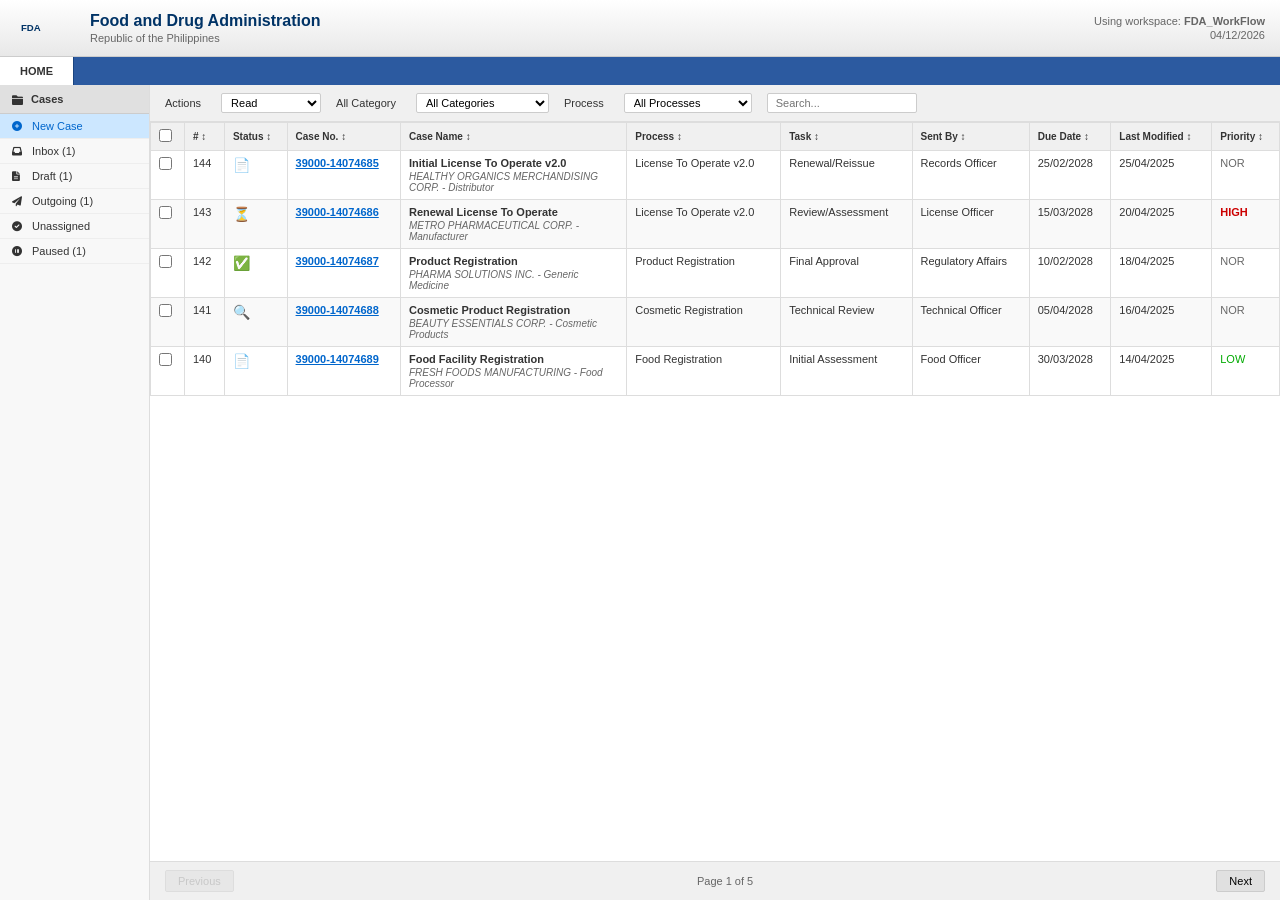
<file: index.html>
<!DOCTYPE html>
<html lang="en">
<head>
    <meta charset="UTF-8">
    <meta name="viewport" content="width=device-width, initial-scale=1.0">
    <title>FDA ePORTAL - System for Food and Drug Administration</title>
    <link rel="stylesheet" href="styles.css">
    <link href="https://cdnjs.cloudflare.com/ajax/libs/font-awesome/6.0.0/css/all.min.css" rel="stylesheet">
</head>
<body>
    <div class="container">
        <!-- Header -->
        <header class="header">
            <div class="header-left">
                <div class="logo-section">
                    <img src="data:image/svg+xml,%3Csvg xmlns='http://www.w3.org/2000/svg' viewBox='0 0 100 50'%3E%3Ctext x='10' y='30' font-family='Arial, sans-serif' font-size='16' font-weight='bold' fill='%23003366'%3EFDA%3C/text%3E%3C/svg%3E" alt="FDA Logo" class="logo">
                    <div class="org-info">
                        <h1>Food and Drug Administration</h1>
                        <p>Republic of the Philippines</p>
                    </div>
                </div>
            </div>
            <div class="header-right">
                <div class="user-info">
                    <span>Using workspace: <strong>FDA_WorkFlow</strong></span>
                    <span class="date">06/06/2023</span>
                </div>
            </div>
        </header>

        <!-- Navigation Tabs -->
        <nav class="nav-tabs">
            <a href="#" class="nav-tab active">HOME</a>
        </nav>

        <!-- Main Content -->
        <div class="main-content">
            <!-- Sidebar -->
            <aside class="sidebar">
                <div class="sidebar-header">
                    <i class="fas fa-folder"></i>
                    <span>Cases</span>
                </div>
                <ul class="sidebar-menu">
                    <li class="menu-item active">
                        <i class="fas fa-plus-circle"></i>
                        <span>New Case</span>
                    </li>
                    <li class="menu-item">
                        <i class="fas fa-inbox"></i>
                        <span>Inbox (1)</span>
                    </li>
                    <li class="menu-item">
                        <i class="fas fa-file-alt"></i>
                        <span>Draft (1)</span>
                    </li>
                    <li class="menu-item">
                        <i class="fas fa-paper-plane"></i>
                        <span>Outgoing (1)</span>
                    </li>
                    <li class="menu-item">
                        <i class="fas fa-check-circle"></i>
                        <span>Unassigned</span>
                    </li>
                    <li class="menu-item">
                        <i class="fas fa-pause-circle"></i>
                        <span>Paused (1)</span>
                    </li>
                </ul>
            </aside>

            <!-- Content Area -->
            <main class="content-area">
                <!-- Toolbar -->
                <div class="toolbar">
                    <div class="toolbar-left">
                        <label for="actions-select">Actions</label>
                        <select id="actions-select" class="form-select">
                            <option>Read</option>
                            <option>Unread</option>
                            <option>Delete</option>
                        </select>
                        
                        <label for="category-select">All Category</label>
                        <select id="category-select" class="form-select">
                            <option>All Categories</option>
                            <option>License Applications</option>
                            <option>Renewal/Reissue</option>
                            <option>Compliance</option>
                        </select>
                        
                        <label for="process-select">Process</label>
                        <select id="process-select" class="form-select">
                            <option>All Processes</option>
                            <option>License To Operate</option>
                            <option>Renewal/Reissue</option>
                        </select>
                        
                        <input type="text" placeholder="Search..." class="search-input">
                    </div>
                </div>

                <!-- Data Table -->
                <div class="table-container">
                    <table class="data-table">
                        <thead>
                            <tr>
                                <th><input type="checkbox" id="select-all"></th>
                                <th>#</th>
                                <th>Status</th>
                                <th>Case No.</th>
                                <th>Case Name</th>
                                <th>Process</th>
                                <th>Task</th>
                                <th>Sent By</th>
                                <th>Due Date</th>
                                <th>Last Modified</th>
                                <th>Priority</th>
                            </tr>
                        </thead>
                        <tbody id="table-body">
                            <tr>
                                <td><input type="checkbox"></td>
                                <td>144</td>
                                <td><span class="status-icon status-new">📄</span></td>
                                <td class="case-number">39000-14074685</td>
                                <td class="case-name">
                                    <div>Initial License To Operate v2.0</div>
                                    <div class="sub-text">HEALTHY ORGANICS MERCHANDISING CORP. - Distributor</div>
                                </td>
                                <td>License To Operate v2.0</td>
                                <td>Renewal/Reissue</td>
                                <td>Records Officer</td>
                                <td>25/02/2028</td>
                                <td>25/04/2025</td>
                                <td class="priority-normal">NOR</td>
                            </tr>
                            <tr>
                                <td><input type="checkbox"></td>
                                <td>143</td>
                                <td><span class="status-icon status-pending">⏳</span></td>
                                <td class="case-number">39000-14074686</td>
                                <td class="case-name">
                                    <div>Renewal License To Operate</div>
                                    <div class="sub-text">METRO PHARMACEUTICAL CORP. - Manufacturer</div>
                                </td>
                                <td>License To Operate v2.0</td>
                                <td>Review/Assessment</td>
                                <td>License Officer</td>
                                <td>15/03/2028</td>
                                <td>20/04/2025</td>
                                <td class="priority-high">HIGH</td>
                            </tr>
                            <tr>
                                <td><input type="checkbox"></td>
                                <td>142</td>
                                <td><span class="status-icon status-approved">✅</span></td>
                                <td class="case-number">39000-14074687</td>
                                <td class="case-name">
                                    <div>Product Registration</div>
                                    <div class="sub-text">PHARMA SOLUTIONS INC. - Generic Medicine</div>
                                </td>
                                <td>Product Registration</td>
                                <td>Final Approval</td>
                                <td>Regulatory Affairs</td>
                                <td>10/02/2028</td>
                                <td>18/04/2025</td>
                                <td class="priority-normal">NOR</td>
                            </tr>
                            <tr>
                                <td><input type="checkbox"></td>
                                <td>141</td>
                                <td><span class="status-icon status-review">🔍</span></td>
                                <td class="case-number">39000-14074688</td>
                                <td class="case-name">
                                    <div>Cosmetic Product Registration</div>
                                    <div class="sub-text">BEAUTY ESSENTIALS CORP. - Cosmetic Products</div>
                                </td>
                                <td>Cosmetic Registration</td>
                                <td>Technical Review</td>
                                <td>Technical Officer</td>
                                <td>05/04/2028</td>
                                <td>16/04/2025</td>
                                <td class="priority-normal">NOR</td>
                            </tr>
                            <tr>
                                <td><input type="checkbox"></td>
                                <td>140</td>
                                <td><span class="status-icon status-new">📄</span></td>
                                <td class="case-number">39000-14074689</td>
                                <td class="case-name">
                                    <div>Food Facility Registration</div>
                                    <div class="sub-text">FRESH FOODS MANUFACTURING - Food Processor</div>
                                </td>
                                <td>Food Registration</td>
                                <td>Initial Assessment</td>
                                <td>Food Officer</td>
                                <td>30/03/2028</td>
                                <td>14/04/2025</td>
                                <td class="priority-low">LOW</td>
                            </tr>
                        </tbody>
                    </table>
                </div>

                <!-- Pagination -->
                <div class="pagination">
                    <button class="btn-pagination" disabled>Previous</button>
                    <span class="page-info">Page 1 of 5</span>
                    <button class="btn-pagination">Next</button>
                </div>
            </main>
        </div>
    </div>

    <script src="script.js"></script>
</body>
</html>
</file>
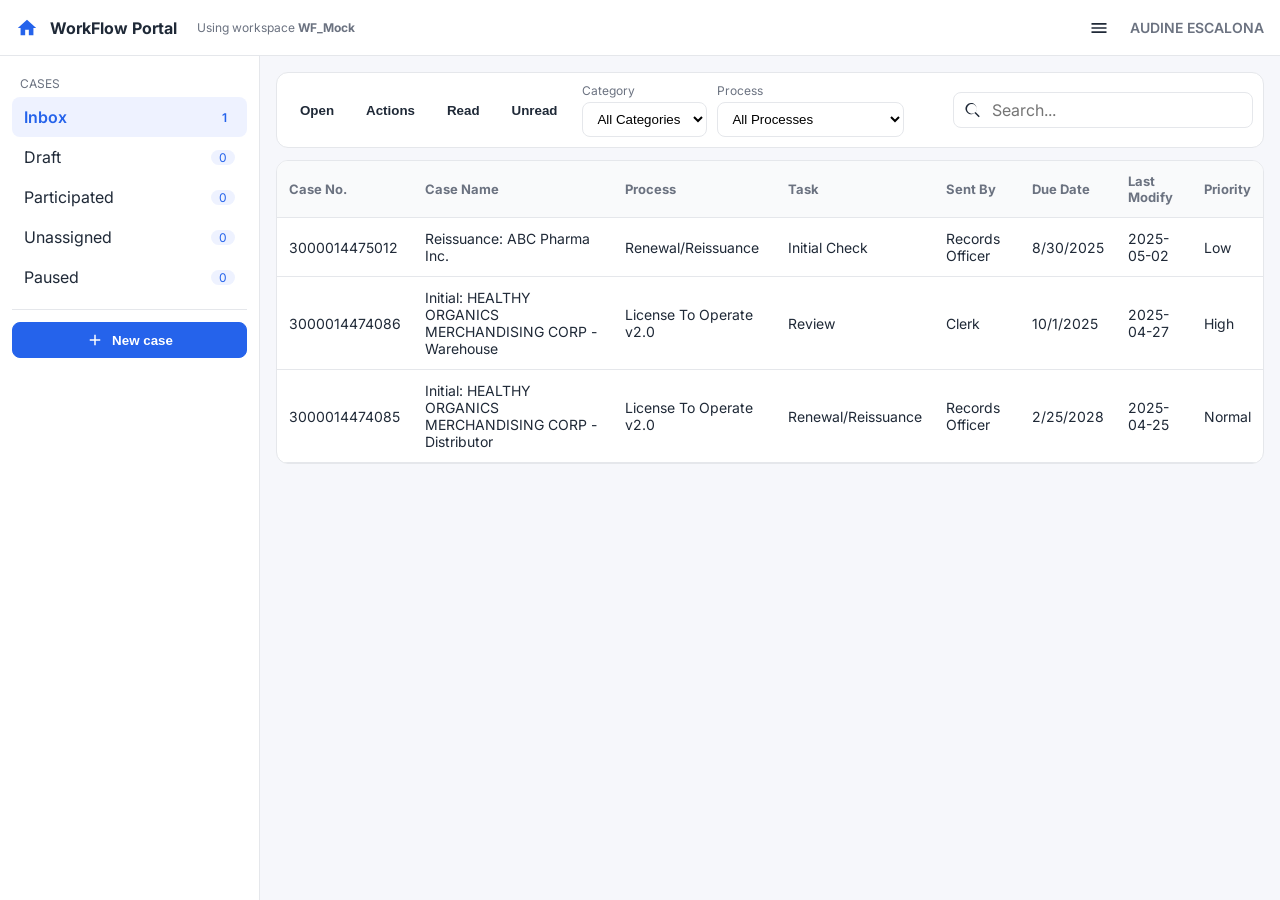
<file: fda-portal-ui/index.html>
<!doctype html>
<html lang="en">
  <head>
    <meta charset="utf-8" />
    <meta name="viewport" content="width=device-width, initial-scale=1" />
    <title>WorkFlow Portal - Mock</title>
    <link rel="preconnect" href="https://fonts.googleapis.com" />
    <link rel="preconnect" href="https://fonts.gstatic.com" crossorigin />
    <link href="https://fonts.googleapis.com/css2?family=Inter:wght@400;500;600;700&display=swap" rel="stylesheet" />
    <link rel="stylesheet" href="./styles.css" />
  </head>
  <body>
    <header class="app-header">
      <div class="brand">
        <svg class="brand-icon" viewBox="0 0 24 24" aria-hidden="true">
          <path d="M10 20v-6h4v6h5v-8h3L12 3 2 12h3v8z" fill="currentColor" />
        </svg>
        <span class="brand-name">WorkFlow Portal</span>
        <span class="workspace">Using workspace <strong>WF_Mock</strong></span>
      </div>
      <div class="header-actions">
        <button id="toggleSidebarBtn" class="btn ghost" aria-label="Toggle navigation">
          <svg width="20" height="20" viewBox="0 0 24 24"><path fill="currentColor" d="M3 6h18v2H3V6m0 5h18v2H3v-2m0 5h18v2H3v-2Z"/></svg>
        </button>
        <div class="user">AUDINE ESCALONA</div>
      </div>
    </header>

    <div class="app-shell">
      <aside id="sidebar" class="sidebar">
        <nav class="nav">
          <div class="nav-section-title">Cases</div>
          <ul class="nav-list">
            <li class="nav-item active" data-filter="inbox">
              <span>Inbox</span>
              <span class="count">1</span>
            </li>
            <li class="nav-item" data-filter="draft"><span>Draft</span><span class="count">0</span></li>
            <li class="nav-item" data-filter="participated"><span>Participated</span><span class="count">0</span></li>
            <li class="nav-item" data-filter="unassigned"><span>Unassigned</span><span class="count">0</span></li>
            <li class="nav-item" data-filter="paused"><span>Paused</span><span class="count">0</span></li>
          </ul>

          <div class="divider"></div>

          <button class="btn primary w-full" id="newCaseBtn">
            <svg width="18" height="18" viewBox="0 0 24 24"><path fill="currentColor" d="M19 13H13v6h-2v-6H5v-2h6V5h2v6h6v2Z"/></svg>
            New case
          </button>
        </nav>
      </aside>

      <main class="main">
        <div class="toolbar">
          <div class="toolbar-left">
            <div class="toolbar-actions">
              <button class="btn ghost">Open</button>
              <button class="btn ghost">Actions</button>
              <button class="btn ghost">Read</button>
              <button class="btn ghost">Unread</button>
            </div>
            <div class="toolbar-filters">
              <label class="field">
                <span class="field-label">Category</span>
                <select id="categorySelect">
                  <option>All Categories</option>
                  <option>License</option>
                  <option>Renewal</option>
                </select>
              </label>
              <label class="field">
                <span class="field-label">Process</span>
                <select id="processSelect">
                  <option>All Processes</option>
                  <option>License To Operate v2.0</option>
                  <option>Renewal/Reissuance</option>
                </select>
              </label>
            </div>
          </div>
          <div class="toolbar-right">
            <label class="search">
              <svg width="18" height="18" viewBox="0 0 24 24"><path fill="currentColor" d="m21 20.3l-5.6-5.6a7.5 7.5 0 1 0-1.4 1.4l5.6 5.6l1.4-1.4M4 10.5A6.5 6.5 0 1 1 10.5 17A6.5 6.5 0 0 1 4 10.5"/></svg>
              <input id="searchInput" type="search" placeholder="Search..." />
            </label>
          </div>
        </div>

        <section class="table-wrap">
          <table id="casesTable" class="cases-table">
            <thead>
              <tr>
                <th role="button" data-sort="caseNo">Case No.</th>
                <th role="button" data-sort="caseName">Case Name</th>
                <th role="button" data-sort="process">Process</th>
                <th role="button" data-sort="task">Task</th>
                <th role="button" data-sort="sentBy">Sent By</th>
                <th role="button" data-sort="dueDate">Due Date</th>
                <th role="button" data-sort="lastModify">Last Modify</th>
                <th role="button" data-sort="priority">Priority</th>
              </tr>
            </thead>
            <tbody>
              <!-- Rows populated by script.js -->
            </tbody>
          </table>
        </section>
      </main>
    </div>

    <template id="rowTemplate">
      <tr>
        <td data-key="caseNo"></td>
        <td data-key="caseName"></td>
        <td data-key="process"></td>
        <td data-key="task"></td>
        <td data-key="sentBy"></td>
        <td data-key="dueDate"></td>
        <td data-key="lastModify"></td>
        <td data-key="priority"></td>
      </tr>
    </template>

    <script src="./script.js" type="module"></script>
  </body>
</html>
</file>
<file: styles.css>
* {
    margin: 0;
    padding: 0;
    box-sizing: border-box;
}

body {
    font-family: Arial, sans-serif;
    font-size: 12px;
    background-color: #f5f5f5;
    color: #333;
}

.container {
    display: flex;
    flex-direction: column;
    height: 100vh;
}

/* Header Styles */
.header {
    background: linear-gradient(to bottom, #ffffff, #e8e8e8);
    border-bottom: 1px solid #ccc;
    padding: 8px 15px;
    display: flex;
    justify-content: space-between;
    align-items: center;
    box-shadow: 0 2px 4px rgba(0,0,0,0.1);
}

.logo-section {
    display: flex;
    align-items: center;
    gap: 15px;
}

.logo {
    width: 60px;
    height: 40px;
}

.org-info h1 {
    color: #003366;
    font-size: 16px;
    font-weight: bold;
    margin-bottom: 2px;
}

.org-info p {
    color: #666;
    font-size: 11px;
}

.user-info {
    display: flex;
    flex-direction: column;
    align-items: flex-end;
    font-size: 11px;
    color: #666;
}

.user-info .date {
    margin-top: 2px;
}

/* Navigation Tabs */
.nav-tabs {
    background-color: #2c5aa0;
    padding: 0;
    display: flex;
}

.nav-tab {
    color: white;
    text-decoration: none;
    padding: 8px 20px;
    font-size: 11px;
    font-weight: bold;
    background-color: #2c5aa0;
    border-right: 1px solid #1a4480;
}

.nav-tab.active {
    background-color: #ffffff;
    color: #333;
}

/* Main Content */
.main-content {
    display: flex;
    flex: 1;
    overflow: hidden;
}

/* Sidebar Styles */
.sidebar {
    width: 150px;
    background-color: #f8f8f8;
    border-right: 1px solid #ddd;
    overflow-y: auto;
}

.sidebar-header {
    background-color: #e0e0e0;
    padding: 8px 12px;
    font-weight: bold;
    font-size: 11px;
    border-bottom: 1px solid #ccc;
    display: flex;
    align-items: center;
    gap: 8px;
}

.sidebar-menu {
    list-style: none;
}

.menu-item {
    padding: 6px 12px;
    border-bottom: 1px solid #eee;
    cursor: pointer;
    display: flex;
    align-items: center;
    gap: 8px;
    font-size: 11px;
    transition: background-color 0.2s;
}

.menu-item:hover {
    background-color: #e8f4fd;
}

.menu-item.active {
    background-color: #cce7ff;
    color: #0066cc;
}

.menu-item i {
    font-size: 10px;
    width: 12px;
}

/* Content Area */
.content-area {
    flex: 1;
    background-color: white;
    display: flex;
    flex-direction: column;
    overflow: hidden;
}

/* Toolbar */
.toolbar {
    background-color: #f0f0f0;
    border-bottom: 1px solid #ddd;
    padding: 8px 15px;
}

.toolbar-left {
    display: flex;
    align-items: center;
    gap: 15px;
    flex-wrap: wrap;
}

.toolbar-left label {
    font-size: 11px;
    color: #333;
    margin-right: 5px;
}

.form-select {
    border: 1px solid #ccc;
    padding: 2px 5px;
    font-size: 11px;
    background-color: white;
    border-radius: 2px;
    min-width: 100px;
}

.search-input {
    border: 1px solid #ccc;
    padding: 3px 8px;
    font-size: 11px;
    border-radius: 2px;
    width: 150px;
}

/* Table Container */
.table-container {
    flex: 1;
    overflow: auto;
    padding: 0;
}

/* Data Table */
.data-table {
    width: 100%;
    border-collapse: collapse;
    font-size: 11px;
}

.data-table th {
    background-color: #f0f0f0;
    border: 1px solid #ddd;
    padding: 6px 8px;
    text-align: left;
    font-weight: bold;
    font-size: 10px;
    position: sticky;
    top: 0;
    z-index: 1;
}

.data-table td {
    border: 1px solid #ddd;
    padding: 6px 8px;
    vertical-align: top;
}

.data-table tr:nth-child(even) {
    background-color: #f9f9f9;
}

.data-table tr:hover {
    background-color: #e8f4fd !important;
}

/* Case Number Styling */
.case-number {
    color: #0066cc;
    font-weight: bold;
    text-decoration: underline;
    cursor: pointer;
}

.case-number:hover {
    color: #004499;
}

/* Case Name Styling */
.case-name {
    max-width: 200px;
}

.case-name div:first-child {
    font-weight: bold;
    margin-bottom: 2px;
}

.sub-text {
    color: #666;
    font-size: 10px;
    font-style: italic;
}

/* Status Icons */
.status-icon {
    font-size: 14px;
    display: inline-block;
}

.status-new {
    color: #0066cc;
}

.status-pending {
    color: #ff9900;
}

.status-approved {
    color: #00cc00;
}

.status-review {
    color: #9900cc;
}

/* Priority Styling */
.priority-high {
    color: #cc0000;
    font-weight: bold;
}

.priority-normal {
    color: #666;
}

.priority-low {
    color: #00aa00;
}

/* Pagination */
.pagination {
    background-color: #f0f0f0;
    border-top: 1px solid #ddd;
    padding: 8px 15px;
    display: flex;
    justify-content: space-between;
    align-items: center;
}

.btn-pagination {
    background-color: #e0e0e0;
    border: 1px solid #ccc;
    padding: 4px 12px;
    font-size: 11px;
    cursor: pointer;
    border-radius: 2px;
}

.btn-pagination:hover:not(:disabled) {
    background-color: #d0d0d0;
}

.btn-pagination:disabled {
    opacity: 0.5;
    cursor: not-allowed;
}

.page-info {
    font-size: 11px;
    color: #666;
}

/* Responsive Design */
@media (max-width: 768px) {
    .main-content {
        flex-direction: column;
    }
    
    .sidebar {
        width: 100%;
        max-height: 200px;
    }
    
    .toolbar-left {
        flex-direction: column;
        align-items: flex-start;
        gap: 8px;
    }
    
    .case-name {
        max-width: 150px;
    }
}

/* Scrollbar Styling */
::-webkit-scrollbar {
    width: 12px;
    height: 12px;
}

::-webkit-scrollbar-track {
    background: #f1f1f1;
}

::-webkit-scrollbar-thumb {
    background: #c1c1c1;
    border-radius: 6px;
}

::-webkit-scrollbar-thumb:hover {
    background: #a8a8a8;
}
</file>
<file: fda-portal-ui/styles.css>
:root {
  --bg: #f6f7fb;
  --panel: #ffffff;
  --text: #1f2937;
  --muted: #6b7280;
  --primary: #2563eb;
  --primary-600: #1d4ed8;
  --border: #e5e7eb;
  --accent: #10b981;
}

* { box-sizing: border-box; }

html, body {
  height: 100%;
}

body {
  margin: 0;
  background: var(--bg);
  color: var(--text);
  font-family: 'Inter', system-ui, -apple-system, Segoe UI, Roboto, Helvetica, Arial, sans-serif;
}

.app-header {
  position: sticky;
  top: 0;
  z-index: 50;
  height: 56px;
  display: flex;
  align-items: center;
  justify-content: space-between;
  padding: 0 16px;
  background: var(--panel);
  border-bottom: 1px solid var(--border);
}

.brand { display: flex; align-items: center; gap: 12px; }
.brand-icon { width: 22px; height: 22px; color: var(--primary); }
.brand-name { font-weight: 700; }
.workspace { color: var(--muted); font-size: 12px; margin-left: 8px; }

.header-actions { display: flex; align-items: center; gap: 8px; }
.user { font-weight: 600; font-size: 14px; color: var(--muted); }

.app-shell {
  display: grid;
  grid-template-columns: 260px 1fr;
  min-height: calc(100vh - 56px);
}

.sidebar {
  background: var(--panel);
  border-right: 1px solid var(--border);
  padding: 12px;
}

.nav-section-title { font-size: 12px; color: var(--muted); text-transform: uppercase; margin: 8px 8px 6px; }
.nav-list { list-style: none; padding: 0; margin: 0; }
.nav-item { display: flex; align-items: center; justify-content: space-between; padding: 10px 12px; border-radius: 8px; cursor: pointer; }
.nav-item:hover { background: #f3f4f6; }
.nav-item.active { background: #eef2ff; color: var(--primary); font-weight: 600; }
.nav-item .count { background: #eef2ff; color: var(--primary); padding: 0 8px; border-radius: 999px; font-size: 12px; }

.divider { height: 1px; background: var(--border); margin: 12px 0; }

.btn { display: inline-flex; align-items: center; gap: 8px; border: 1px solid var(--border); background: var(--panel); color: var(--text); padding: 8px 12px; border-radius: 8px; cursor: pointer; font-weight: 600; }
.btn:hover { background: #f9fafb; }
.btn.ghost { border-color: transparent; }
.btn.primary { background: var(--primary); color: white; border-color: var(--primary); }
.btn.primary:hover { background: var(--primary-600); }
.btn.w-full { width: 100%; justify-content: center; }

.main { padding: 16px; }

.toolbar {
  background: var(--panel);
  border: 1px solid var(--border);
  border-radius: 12px;
  padding: 10px;
  display: flex;
  gap: 12px;
  align-items: center;
  justify-content: space-between;
}
.toolbar-left { display: flex; align-items: center; gap: 12px; }
.toolbar-actions { display: flex; gap: 6px; }
.toolbar-filters { display: flex; gap: 10px; align-items: end; }

.field { display: grid; gap: 4px; }
.field-label { font-size: 12px; color: var(--muted); }
select { padding: 8px 10px; border-radius: 8px; border: 1px solid var(--border); background: white; }

.search { display: inline-flex; align-items: center; gap: 8px; border: 1px solid var(--border); background: white; padding: 6px 10px; border-radius: 8px; }
.search input { border: none; outline: none; font: inherit; }

.table-wrap { margin-top: 12px; background: var(--panel); border: 1px solid var(--border); border-radius: 12px; overflow: auto; }

.cases-table { width: 100%; border-collapse: separate; border-spacing: 0; min-width: 900px; }
.cases-table thead th { position: sticky; top: 0; z-index: 1; background: #f9fafb; text-align: left; font-weight: 700; font-size: 13px; color: var(--muted); padding: 12px; border-bottom: 1px solid var(--border); }
.cases-table tbody td { padding: 12px; border-bottom: 1px solid var(--border); font-size: 14px; }
.cases-table tbody tr:hover { background: #fafafa; }

/* Responsive */
@media (max-width: 960px) {
  .app-shell { grid-template-columns: 1fr; }
  .sidebar { position: fixed; inset: 56px auto 0 0; width: 260px; transform: translateX(-100%); transition: transform .25s ease; box-shadow: 0 8px 32px rgba(0,0,0,.08); z-index: 40; }
  .sidebar.open { transform: translateX(0); }
}
</file>
